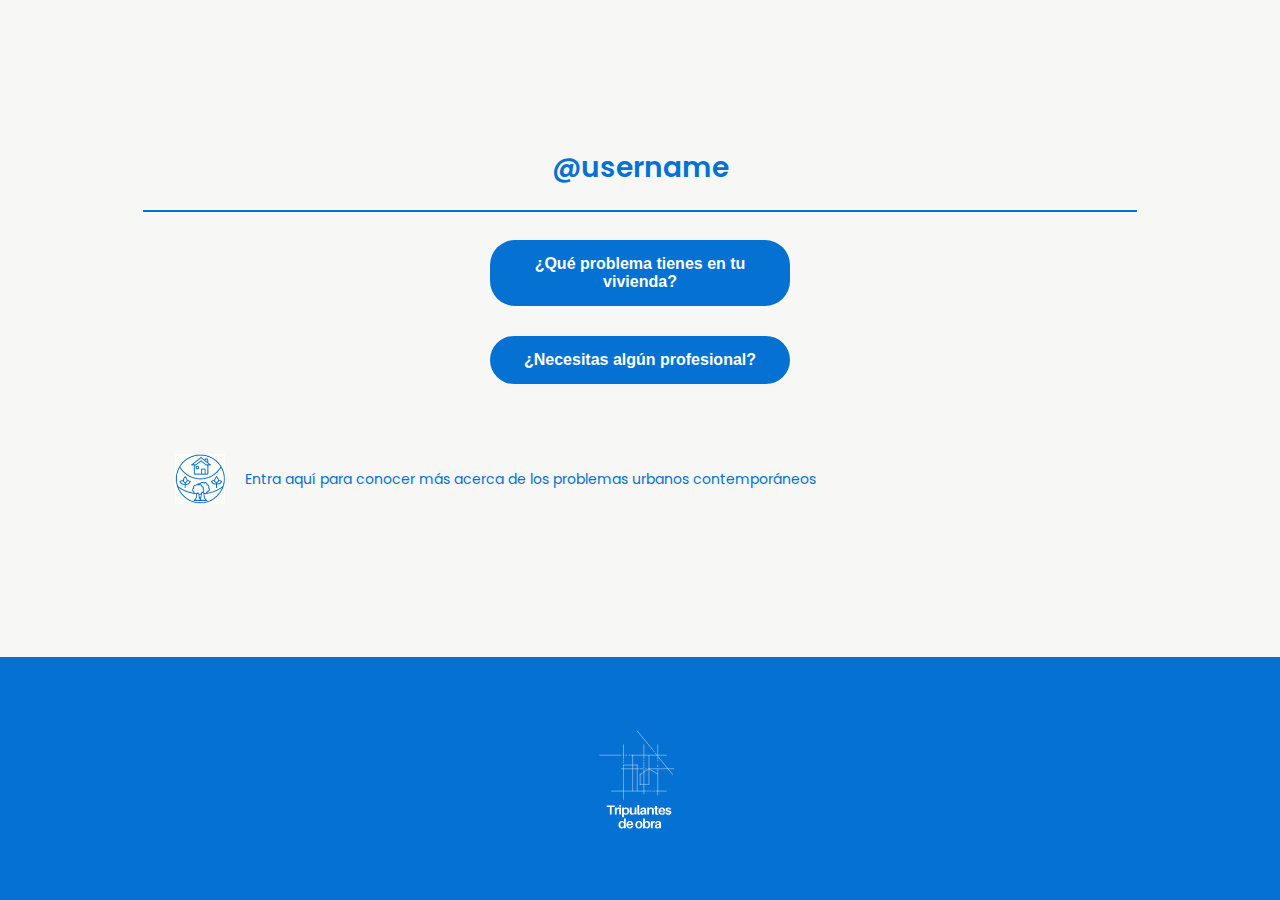
<file: home.html>
<!DOCTYPE html>
<html lang="es">
<head>
    <meta charset="UTF-8">
    <meta name="viewport" content="width=device-width, initial-scale=1.0">
    <title>Inicio - Tripulantes de Obra</title>
    <link rel="stylesheet" href="CSS/reset.css">

    <link rel="preconnect" href="https://fonts.googleapis.com">
    <link rel="preconnect" href="https://fonts.gstatic.com" crossorigin>
    <link href="https://fonts.googleapis.com/css2?family=Poppins:wght@400;600&display=swap" rel="stylesheet">

    <link rel="stylesheet" href="CSS/home.css">
</head>
<body>
    <div class="home-container">
        <!-- Nombre de usuario -->
        <h1 class="username">@username</h1>
        <hr class="divider">

        <!-- Botones -->
        <div class="buttons-container">
            <button class="btn-action">¿Qué problema tienes en tu vivienda?</button>
            <button class="btn-action">¿Necesitas algún profesional?</button>
        </div>

        <!-- Texto adicional -->
        <div class="info-section">
            <img src="images/home_icon.png" alt="Icono" class="icon">
            <p class="info-text">
                Entra aquí para conocer más acerca de los problemas urbanos contemporáneos
            </p>
        </div>
    </div>

    <!-- Footer con logo -->
    <footer class="footer">
        <img src="images/USUARIO (500 x 500 px).svg" alt="Logo Tripulantes de Obra" class="logo">
    </footer>
</body>
</html>
</file>
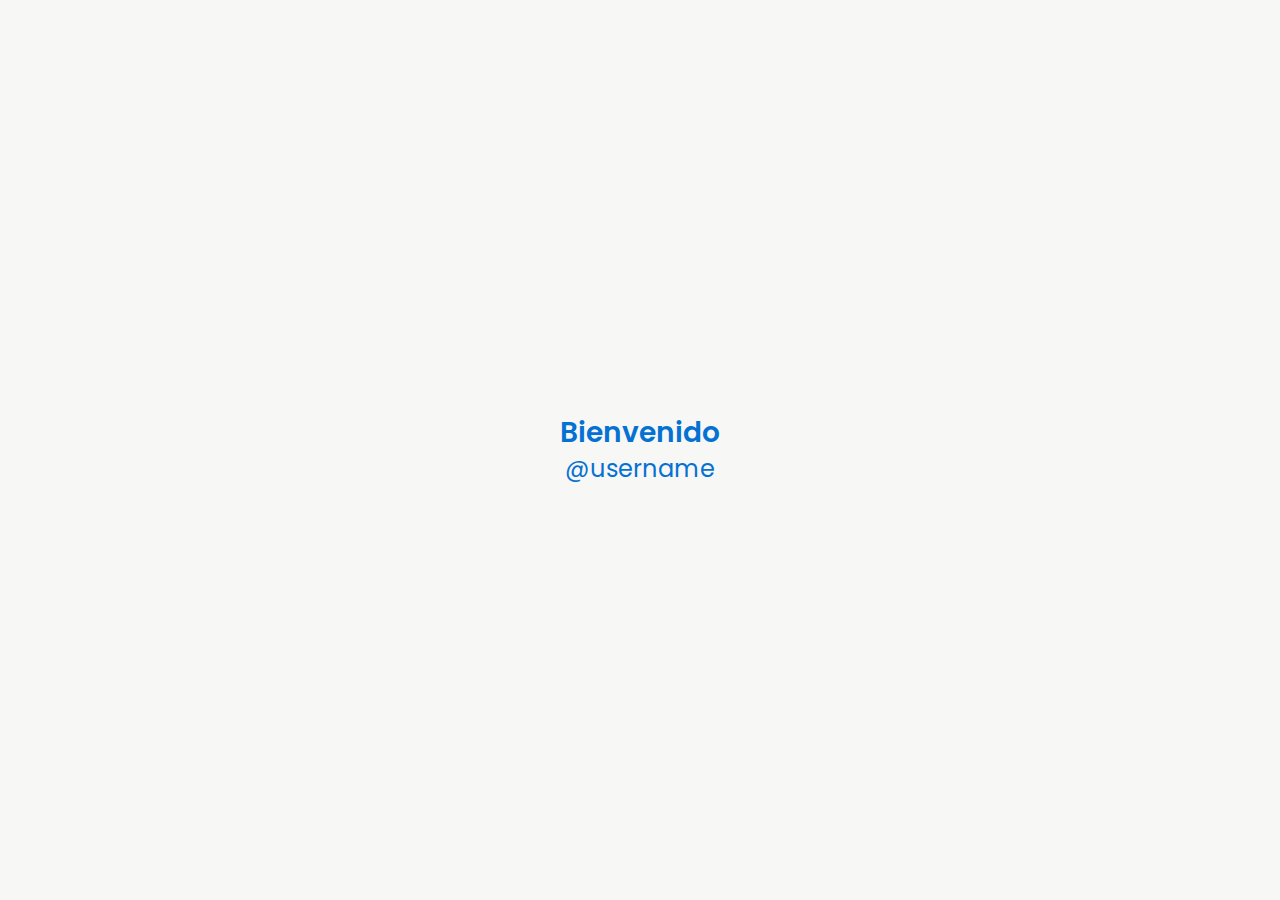
<file: loading.html>
<!DOCTYPE html>
<html lang="es">
<head>
    <meta charset="UTF-8">
    <meta name="viewport" content="width=device-width, initial-scale=1.0">
    <title>Pantalla de Carga</title>
    <link rel="stylesheet" href="CSS/reset.css">

    <link rel="preconnect" href="https://fonts.googleapis.com">
    <link rel="preconnect" href="https://fonts.gstatic.com" crossorigin>
    <link href="https://fonts.googleapis.com/css2?family=Poppins:wght@400;600&display=swap" rel="stylesheet">

    <link rel="stylesheet" href="CSS/loading.css">
</head>
<body>
    <div class="loading-container">
        <!-- Mensaje de bienvenida -->
        <h1 class="welcome-text">Bienvenido</h1>
        <h2 class="username" id="user">@username</h2>
    </div>
</body>
</html>
</file>
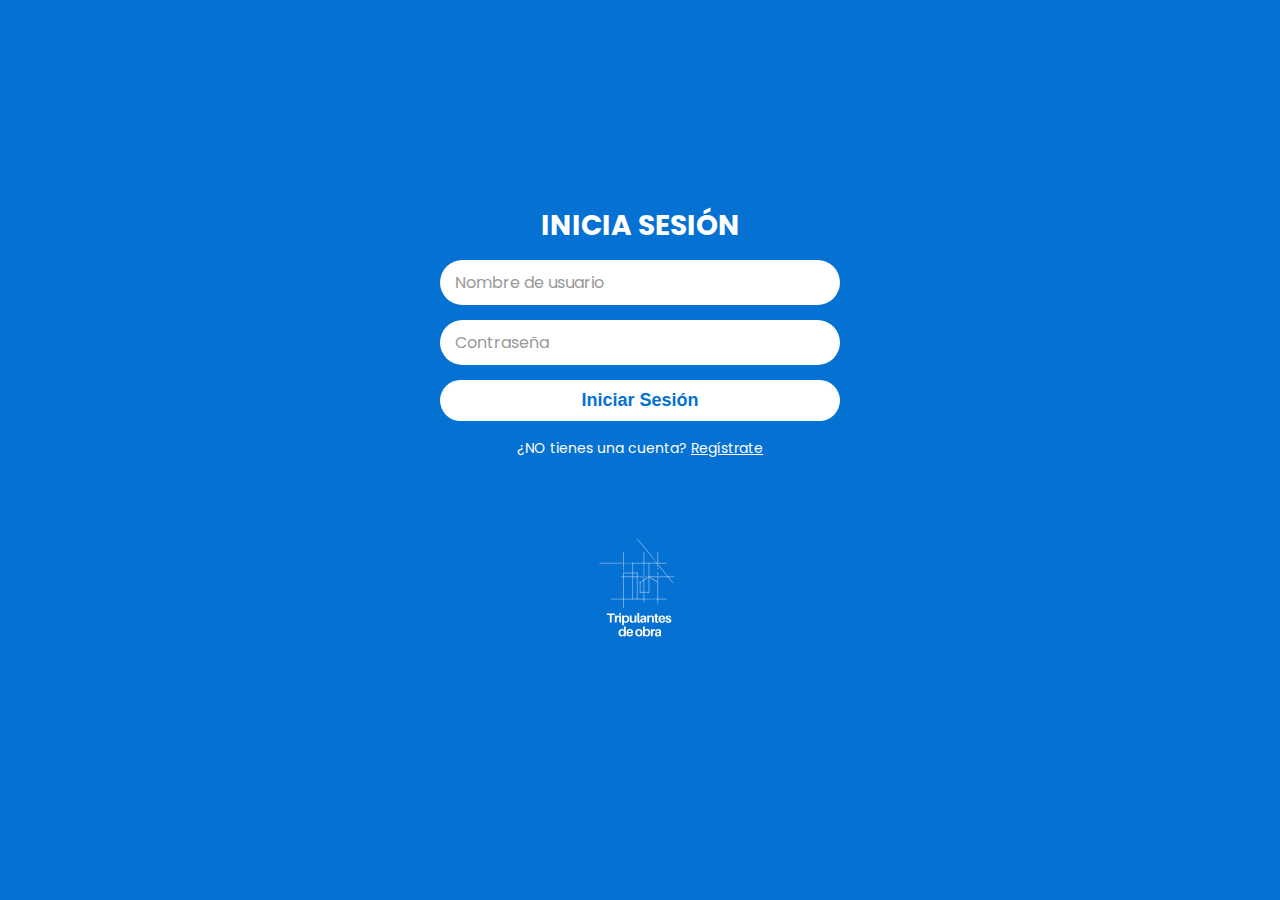
<file: login.html>
<!DOCTYPE html>
<html lang="es">
<head>
    <meta charset="UTF-8">
    <meta name="viewport" content="width=device-width, initial-scale=1.0">
    <title>Inicia Sesión - Tripulantes de Obra</title>
    <link rel="stylesheet" href="CSS/reset.css">

    <link rel="preconnect" href="https://fonts.googleapis.com">
    <link rel="preconnect" href="https://fonts.gstatic.com" crossorigin>
    <link href="https://fonts.googleapis.com/css2?family=Poppins:wght@300;400;600;700&display=swap" rel="stylesheet">

    <link rel="stylesheet" href="CSS/login.css">
</head>
<body>
    <div class="login-container">
        <!-- Encabezado -->
        <h1 class="title">INICIA SESIÓN</h1>

        <!-- Formulario -->
        <form class="login-form" action="problems.html" method="get">
            <input type="text" placeholder="Nombre de usuario" required>
            <input type="password" placeholder="Contraseña" required>
            <button type="submit" class="btn-primary">Iniciar Sesión</button>
        </form>

        <!-- Texto adicional -->
        <p class="account-text">¿NO tienes una cuenta? <a href="register.html" class="register-link">Regístrate</a></p>

        <!-- Logo -->
        <div class="logo-container">
            <img src="images/USUARIO (500 x 500 px).svg" alt="Logo Tripulantes de Obra" class="logo">
        </div>
    </div>
</body>
</html>
</file>
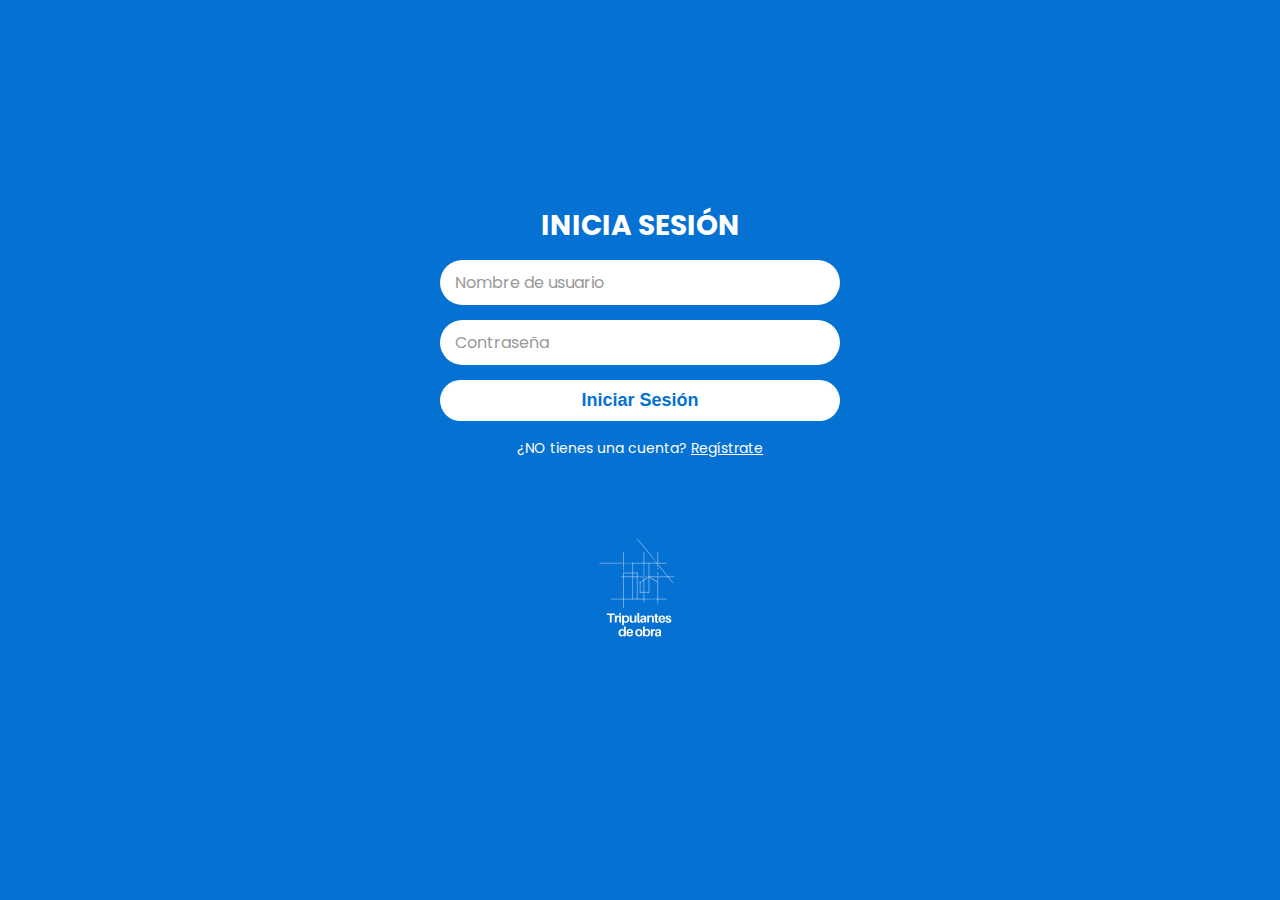
<file: login_worker.html>
<!DOCTYPE html>
<html lang="es">
<head>
    <meta charset="UTF-8">
    <meta name="viewport" content="width=device-width, initial-scale=1.0">
    <title>Inicia Sesión - Tripulantes de Obra</title>
    <link rel="stylesheet" href="CSS/reset.css">

    <link rel="preconnect" href="https://fonts.googleapis.com">
    <link rel="preconnect" href="https://fonts.gstatic.com" crossorigin>
    <link href="https://fonts.googleapis.com/css2?family=Poppins:wght@300;400;600;700&display=swap" rel="stylesheet">

    <link rel="stylesheet" href="CSS/login.css">
</head>
<body>
    <div class="login-container">
        <!-- Encabezado -->
        <h1 class="title">INICIA SESIÓN</h1>

        <!-- Formulario -->
        <form class="login-form" action="professions_worker.html" method="get">
            <input type="text" placeholder="Nombre de usuario" required>
            <input type="password" placeholder="Contraseña" required>
            <button type="submit" class="btn-primary">Iniciar Sesión</button>
        </form>

        <!-- Texto adicional -->
        <p class="account-text">¿NO tienes una cuenta? <a href="register.html" class="register-link">Regístrate</a></p>

        <!-- Logo -->
        <div class="logo-container">
            <img src="images/USUARIO (500 x 500 px).svg" alt="Logo Tripulantes de Obra" class="logo">
        </div>
    </div>
</body>
</html>
</file>
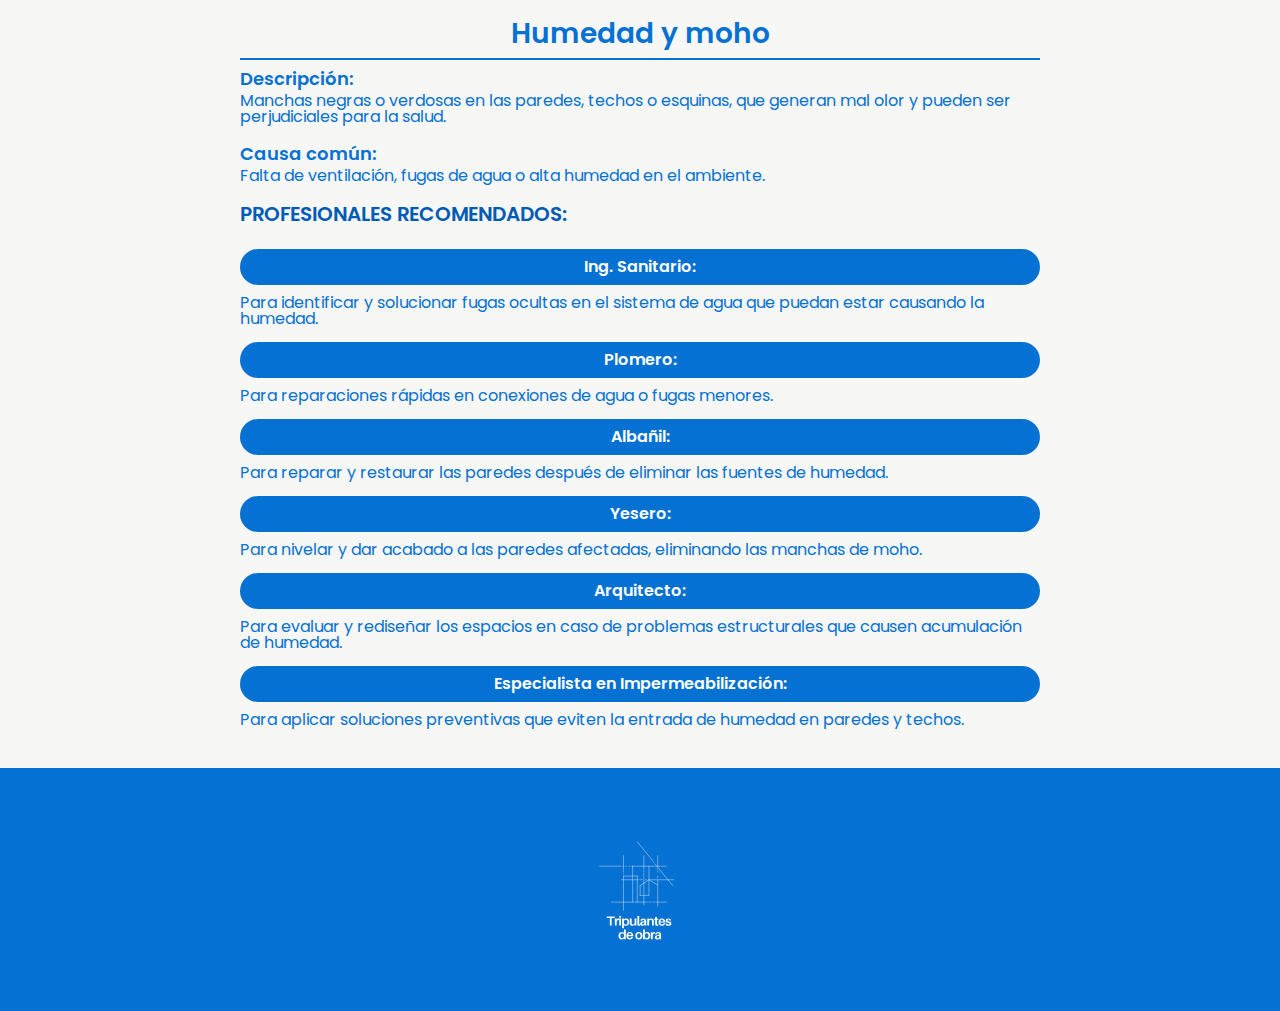
<file: problem_detail.html>
<!DOCTYPE html>
<html lang="es">
<head>
    <meta charset="UTF-8">
    <meta name="viewport" content="width=device-width, initial-scale=1.0">
    <title>Humedad y Moho</title>
    <link rel="stylesheet" href="CSS/reset.css">

    <link rel="preconnect" href="https://fonts.googleapis.com">
    <link rel="preconnect" href="https://fonts.gstatic.com" crossorigin>
    <link href="https://fonts.googleapis.com/css2?family=Poppins:wght@400;600&display=swap" rel="stylesheet">

    <link rel="stylesheet" href="CSS/problem_detail.css">
</head>
<body>
    <div class="problem-detail-container">
        <!-- Título -->
        <h1 class="title">Humedad y moho</h1>
        <hr class="divider">

        <!-- Descripción -->
        <div class="section">
            <p class="section-title">Descripción:</p>
            <p class="section-content">
                Manchas negras o verdosas en las paredes, techos o esquinas, que generan mal olor y pueden ser perjudiciales para la salud.
            </p>
        </div>

        <!-- Causa común -->
        <div class="section">
            <p class="section-title">Causa común:</p>
            <p class="section-content">
                Falta de ventilación, fugas de agua o alta humedad en el ambiente.
            </p>
        </div>

        <!-- Profesionales recomendados -->
        <div class="section">
            <p class="section-title highlight">PROFESIONALES RECOMENDADOS:</p>
            <div class="professionals">
                <div class="professional">
                    <div class="professional-title highlight">Ing. Sanitario:</div>
                    <p>Para identificar y solucionar fugas ocultas en el sistema de agua que puedan estar causando la humedad.</p>
                </div>
                <div class="professional">
                    <div class="professional-title highlight">Plomero:</div>
                    <p>Para reparaciones rápidas en conexiones de agua o fugas menores.</p>
                </div>
                <div class="professional">
                    <div class="professional-title highlight">Albañil:</div>
                    <p>Para reparar y restaurar las paredes después de eliminar las fuentes de humedad.</p>
                </div>
                <div class="professional">
                    <div class="professional-title highlight">Yesero:</div>
                    <p>Para nivelar y dar acabado a las paredes afectadas, eliminando las manchas de moho.</p>
                </div>
                <div class="professional">
                    <div class="professional-title highlight">Arquitecto:</div>
                    <p>Para evaluar y rediseñar los espacios en caso de problemas estructurales que causen acumulación de humedad.</p>
                </div>
                <div class="professional">
                    <div class="professional-title highlight">Especialista en Impermeabilización:</div>
                    <p>Para aplicar soluciones preventivas que eviten la entrada de humedad en paredes y techos.</p>
                </div>
            </div>
        </div>
    </div>

    <!-- Footer -->
    <footer class="footer">
        <img src="images/USUARIO (500 x 500 px).svg" alt="Logo Tripulantes de Obra" class="logo">
    </footer>
</body>
</html>
</file>
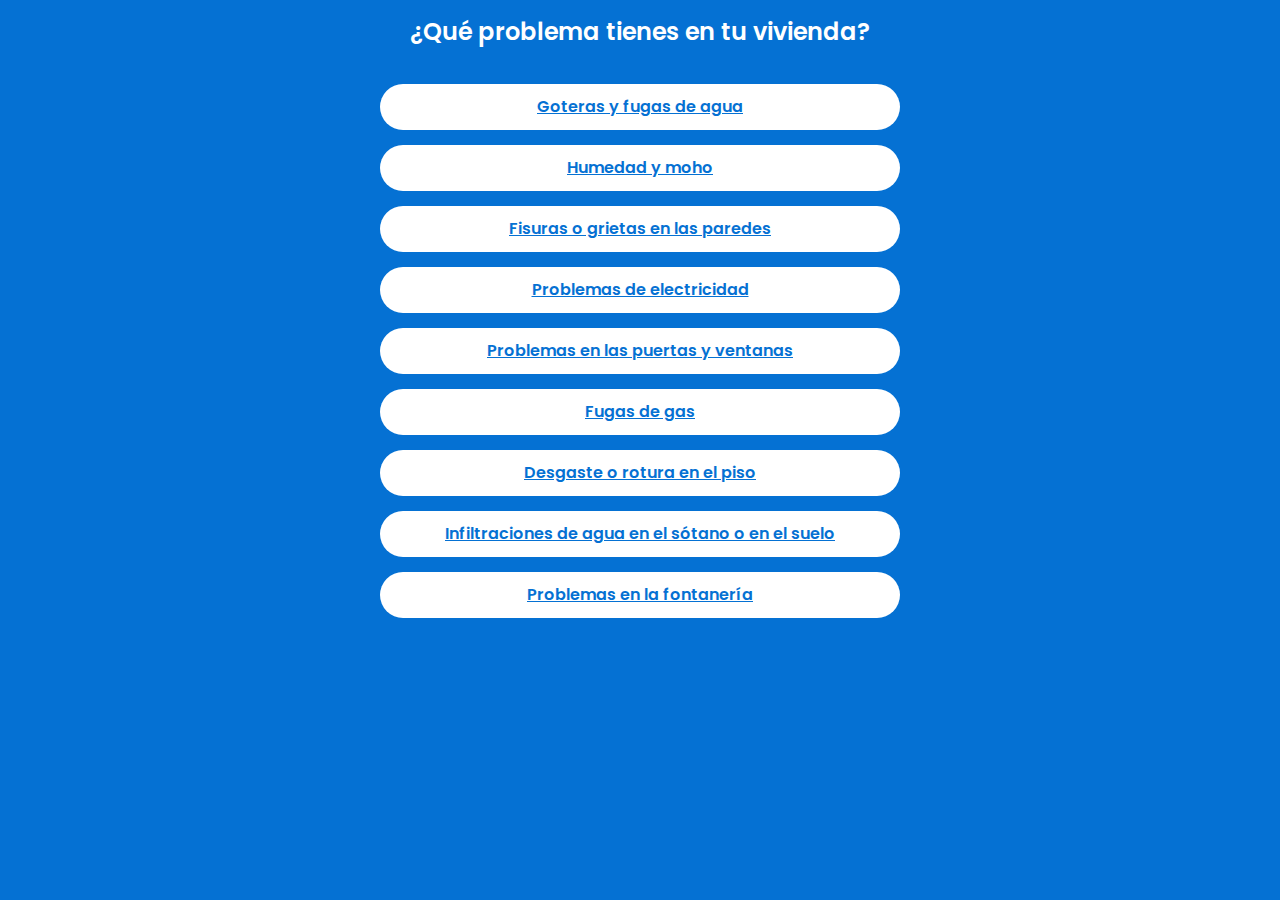
<file: problems.html>
<!DOCTYPE html>
<html lang="es">
<head>
    <meta charset="UTF-8">
    <meta name="viewport" content="width=device-width, initial-scale=1.0">
    <title>Problemas de Vivienda</title>
    <link rel="stylesheet" href="CSS/reset.css">

    <link rel="preconnect" href="https://fonts.googleapis.com">
    <link rel="preconnect" href="https://fonts.gstatic.com" crossorigin>
    <link href="https://fonts.googleapis.com/css2?family=Poppins:wght@400;600&display=swap" rel="stylesheet">

    <link rel="stylesheet" href="CSS/problems.css">
</head>
<body>
    <div class="problems-container">
        <!-- Título -->
        <h1 class="title">¿Qué problema tienes en tu vivienda?</h1>

        <!-- Lista de problemas -->
        <div class="problem-list">
            <!-- <button class="problem-item">Goteras y fugas de agua</button>
            <button class="problem-item">Humedad y moho</button>
            <button class="problem-item">Fisuras o grietas en las paredes</button>
            <button class="problem-item">Problemas de electricidad</button>
            <button class="problem-item">Problemas en las puertas y ventanas</button>
            <button class="problem-item">Fugas de gas</button>
            <button class="problem-item">Desgaste o rotura en el piso</button>
            <button class="problem-item">Infiltraciones de agua en el sótano o en el suelo</button>
            <button class="problem-item">Problemas en la fontanería</button> -->

            <a href="problem_detail.html" class="problem-item">Goteras y fugas de agua</a>
            <a href="problem_detail.html" class="problem-item">Humedad y moho</a>
            <a href="problem_detail.html" class="problem-item">Fisuras o grietas en las paredes</a>
            <a href="problem_detail.html" class="problem-item">Problemas de electricidad</a>
            <a href="problem_detail.html" class="problem-item">Problemas en las puertas y ventanas</a>
            <a href="problem_detail.html" class="problem-item">Fugas de gas</a>
            <a href="problem_detail.html" class="problem-item">Desgaste o rotura en el piso</a>
            <a href="problem_detail.html" class="problem-item">Infiltraciones de agua en el sótano o en el suelo</a>
            <a href="problem_detail.html" class="problem-item">Problemas en la fontanería</a>
        </div>
    </div>
</body>
</html>
</file>
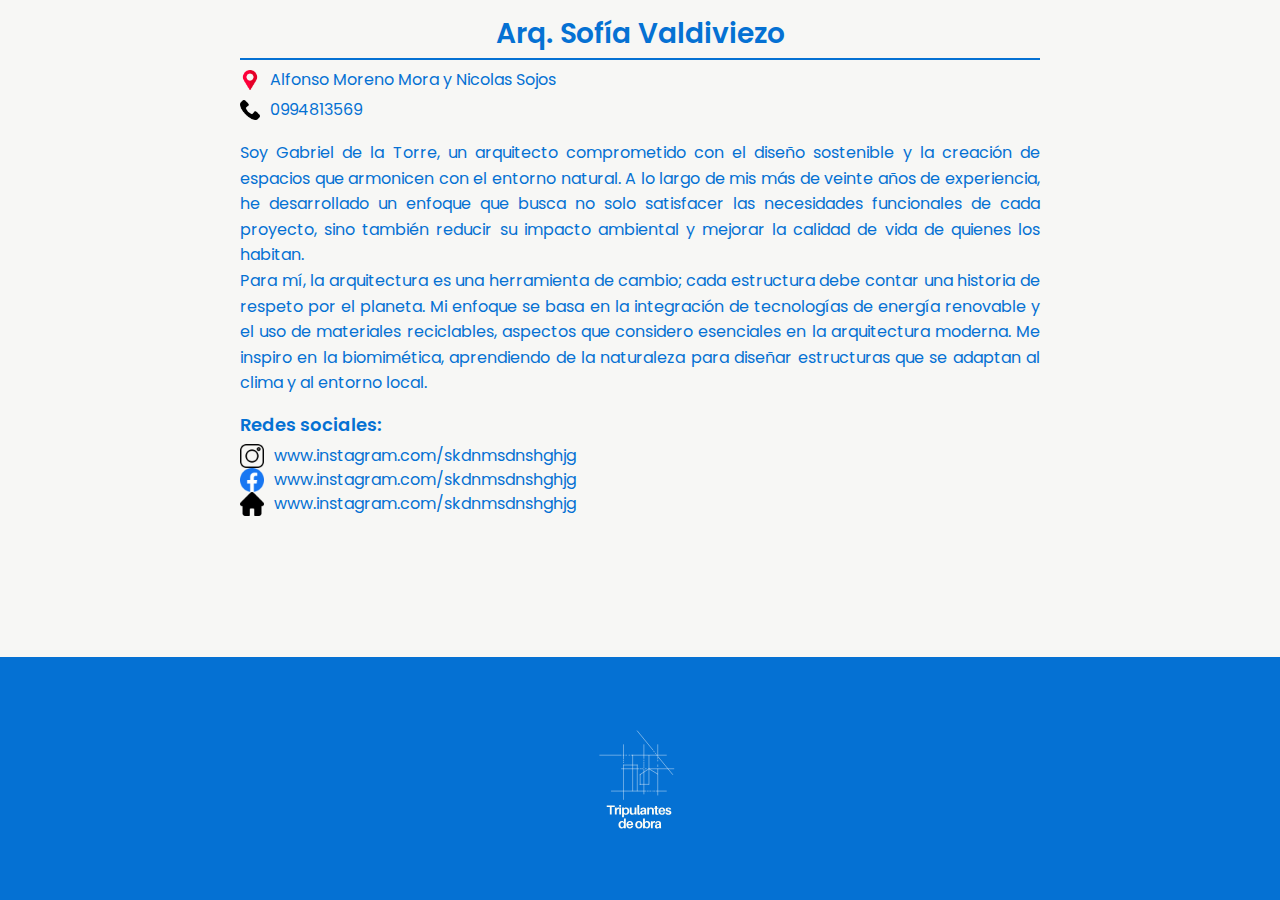
<file: profession_detail.html>
<!DOCTYPE html>
<html lang="es">
<head>
    <meta charset="UTF-8">
    <meta name="viewport" content="width=device-width, initial-scale=1.0">
    <title>Arq. Sofía Valdiviezo - Detalles</title>
    <link rel="stylesheet" href="CSS/reset.css">

    <link rel="preconnect" href="https://fonts.googleapis.com">
    <link rel="preconnect" href="https://fonts.gstatic.com" crossorigin>
    <link href="https://fonts.googleapis.com/css2?family=Poppins:wght@400;600&display=swap" rel="stylesheet">

    <link rel="stylesheet" href="CSS/profession_detail.css">
</head>
<body>
    <div class="detail-container">
        <!-- Nombre del arquitecto -->
        <h1 class="architect-name">Arq. Sofía Valdiviezo</h1>
        <hr class="divider">

        <!-- Información de contacto -->
        <div class="contact-info">
            <p><img src="images/placeholder.png" alt="Ubicación" class="icon"> Alfonso Moreno Mora y Nicolas Sojos</p>
            <p><img src="images/phone-call.png" alt="Teléfono" class="icon"> 0994813569</p>
        </div>

        <!-- Descripción -->
        <div class="description">
            <p>
                Soy Gabriel de la Torre, un arquitecto comprometido con el diseño sostenible y la creación de espacios que armonicen con el entorno natural.
                A lo largo de mis más de veinte años de experiencia, he desarrollado un enfoque que busca no solo satisfacer las necesidades funcionales
                de cada proyecto, sino también reducir su impacto ambiental y mejorar la calidad de vida de quienes los habitan.
            </p>
            <p>
                Para mí, la arquitectura es una herramienta de cambio; cada estructura debe contar una historia de respeto por el planeta.
                Mi enfoque se basa en la integración de tecnologías de energía renovable y el uso de materiales reciclables, aspectos que considero
                esenciales en la arquitectura moderna. Me inspiro en la biomimética, aprendiendo de la naturaleza para diseñar estructuras que se
                adaptan al clima y al entorno local.
            </p>
        </div>

        <!-- Redes sociales -->
        <div class="social-media">
            <h2>Redes sociales:</h2>
            <p><img src="images/instagram.png" alt="Instagram" class="social-icon"> <a href="#">www.instagram.com/skdnmsdnshghjg</a></p>
            <p><img src="images/facebook.png" alt="Facebook" class="social-icon"> <a href="#">www.instagram.com/skdnmsdnshghjg</a></p>
            <p><img src="images/home.png" alt="Sitio web" class="social-icon"> <a href="#">www.instagram.com/skdnmsdnshghjg</a></p>
        </div>
    </div>

    <!-- Footer -->
    <footer class="footer">
        <img src="images/USUARIO (500 x 500 px).svg" alt="Tripulantes de Obra" class="footer-logo">
    </footer>
</body>
</html>
</file>
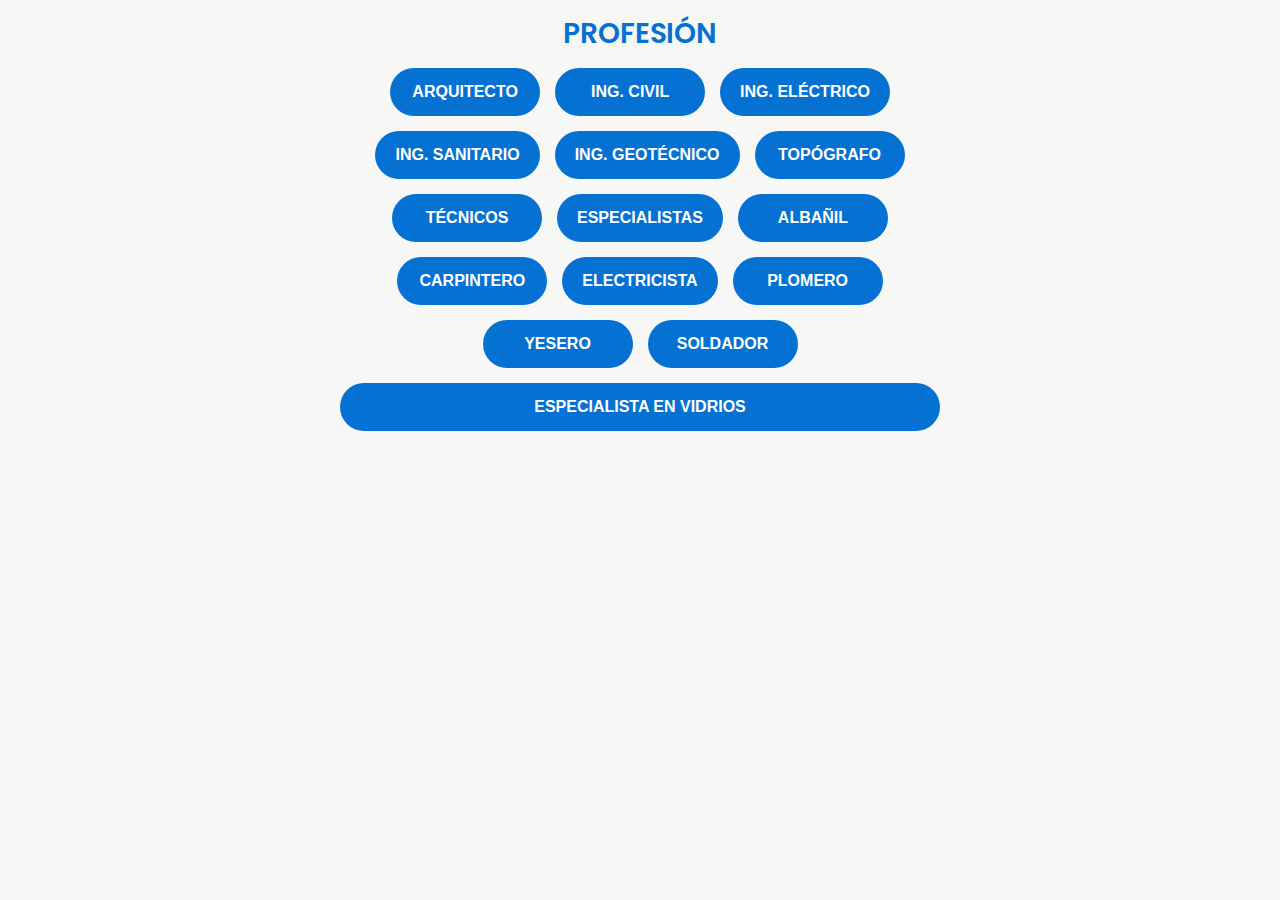
<file: professions_worker.html>
<!DOCTYPE html>
<html lang="es">
<head>
    <meta charset="UTF-8">
    <meta name="viewport" content="width=device-width, initial-scale=1.0">
    <title>Profesión - Tripulantes de Obra</title>
    <link rel="stylesheet" href="CSS/reset.css">

    <link rel="preconnect" href="https://fonts.googleapis.com">
    <link rel="preconnect" href="https://fonts.gstatic.com" crossorigin>
    <link href="https://fonts.googleapis.com/css2?family=Poppins:wght@400;600&display=swap" rel="stylesheet">

    <link rel="stylesheet" href="CSS/professions_worker.css">
</head>
<body>
    <div class="professions-container">
        <!-- Título -->
        <h1 class="title">PROFESIÓN</h1>

        <!-- Botones de profesiones -->
        <div class="profession-list">
            <button class="profession-btn" onclick="location.href='searcher.html'">ARQUITECTO</button>
            <button class="profession-btn" onclick="location.href='searcher.html'">ING. CIVIL</button>
            <button class="profession-btn" onclick="location.href='searcher.html'">ING. ELÉCTRICO</button>
            <button class="profession-btn" onclick="location.href='searcher.html'">ING. SANITARIO</button>
            <button class="profession-btn" onclick="location.href='searcher.html'">ING. GEOTÉCNICO</button>
            <button class="profession-btn" onclick="location.href='searcher.html'">TOPÓGRAFO</button>
            <button class="profession-btn" onclick="location.href='searcher.html'">TÉCNICOS</button>
            <button class="profession-btn" onclick="location.href='searcher.html'">ESPECIALISTAS</button>
            <button class="profession-btn" onclick="location.href='searcher.html'">ALBAÑIL</button>
            <button class="profession-btn" onclick="location.href='searcher.html'">CARPINTERO</button>
            <button class="profession-btn" onclick="location.href='searcher.html'">ELECTRICISTA</button>
            <button class="profession-btn" onclick="location.href='searcher.html'">PLOMERO</button>
            <button class="profession-btn" onclick="location.href='searcher.html'">YESERO</button>
            <button class="profession-btn" onclick="location.href='searcher.html'">SOLDADOR</button>
            <button class="profession-btn wide-btn" onclick="location.href='searcher.html'">ESPECIALISTA EN VIDRIOS</button>
        </div>
    </div>
</body>
</html>
</file>
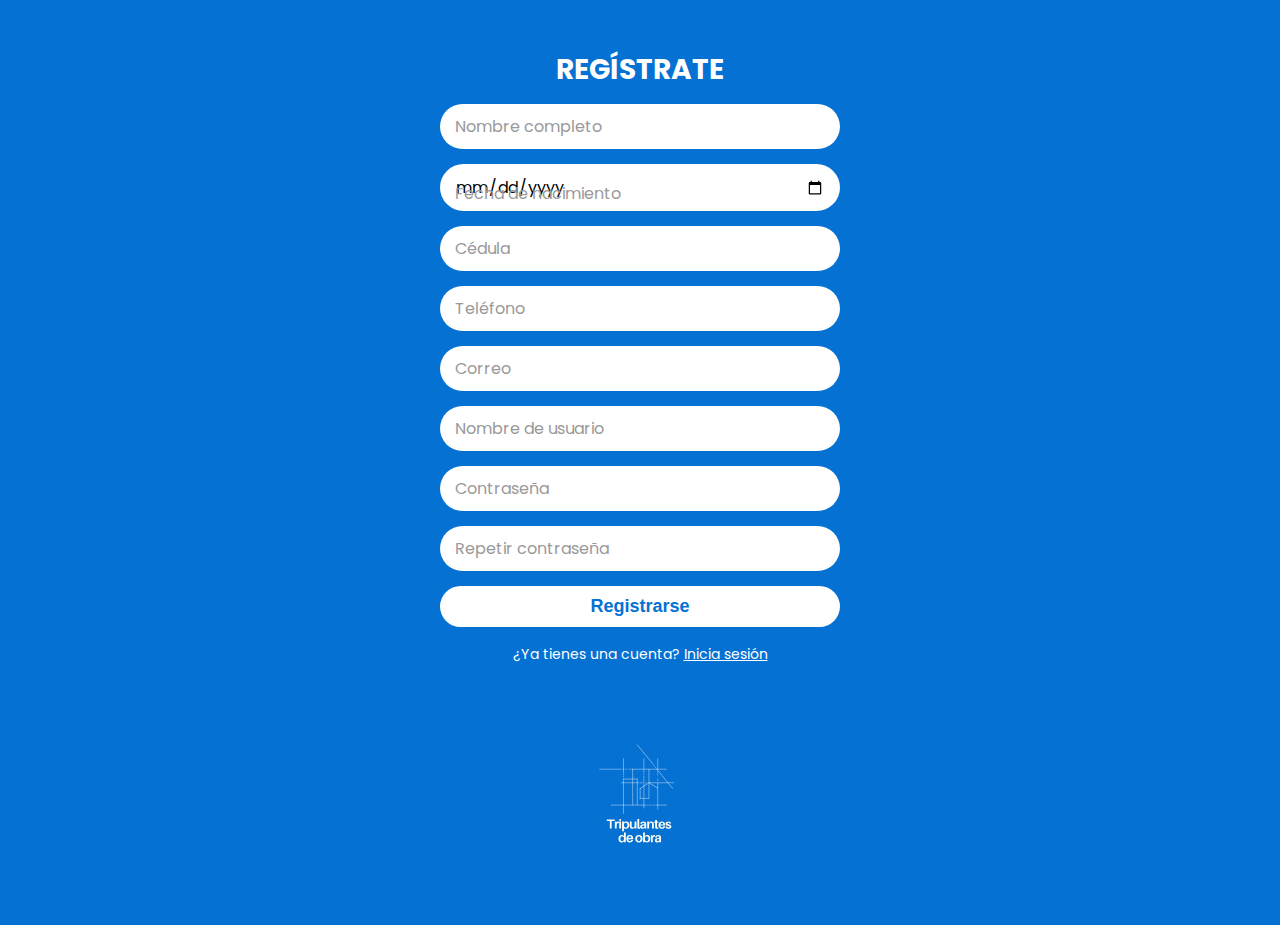
<file: register.html>
<!DOCTYPE html>
<html lang="es">
<head>
    <meta charset="UTF-8">
    <meta name="viewport" content="width=device-width, initial-scale=1.0">
    <title>Registro - Tripulantes de Obra</title>
    <link rel="stylesheet" href="CSS/reset.css">

    <link rel="preconnect" href="https://fonts.googleapis.com">
    <link rel="preconnect" href="https://fonts.gstatic.com" crossorigin>
    <link href="https://fonts.googleapis.com/css2?family=Poppins:wght@300;400;600;700&display=swap" rel="stylesheet">

    <link rel="stylesheet" href="CSS/register.css">
</head>
<body>
    <div class="register-container">
        <!-- Encabezado -->
        <h1 class="title">REGÍSTRATE</h1>

        <!-- Formulario -->
        <form class="register-form">
            <input type="text" placeholder="Nombre completo" required>
            <input type="date" placeholder="Fecha de nacimiento" required>
            <input type="text" placeholder="Cédula" required>
            <input type="tel" placeholder="Teléfono" required>
            <input type="email" placeholder="Correo" required>
            <input type="text" placeholder="Nombre de usuario" required>
            <input type="password" placeholder="Contraseña" required>
            <input type="password" placeholder="Repetir contraseña" required>

            <button type="submit" class="btn-primary">Registrarse</button>
        </form>

        <!-- Texto adicional -->
        <p class="account-text">¿Ya tienes una cuenta? <a href="login.html" class="login-link">Inicia sesión</a></p>

        <!-- Logo -->
        <div class="logo-container">
            <img src="images/USUARIO (500 x 500 px).svg" alt="Logo Tripulantes de Obra" class="logo">
        </div>
    </div>
</body>
</html>
</file>
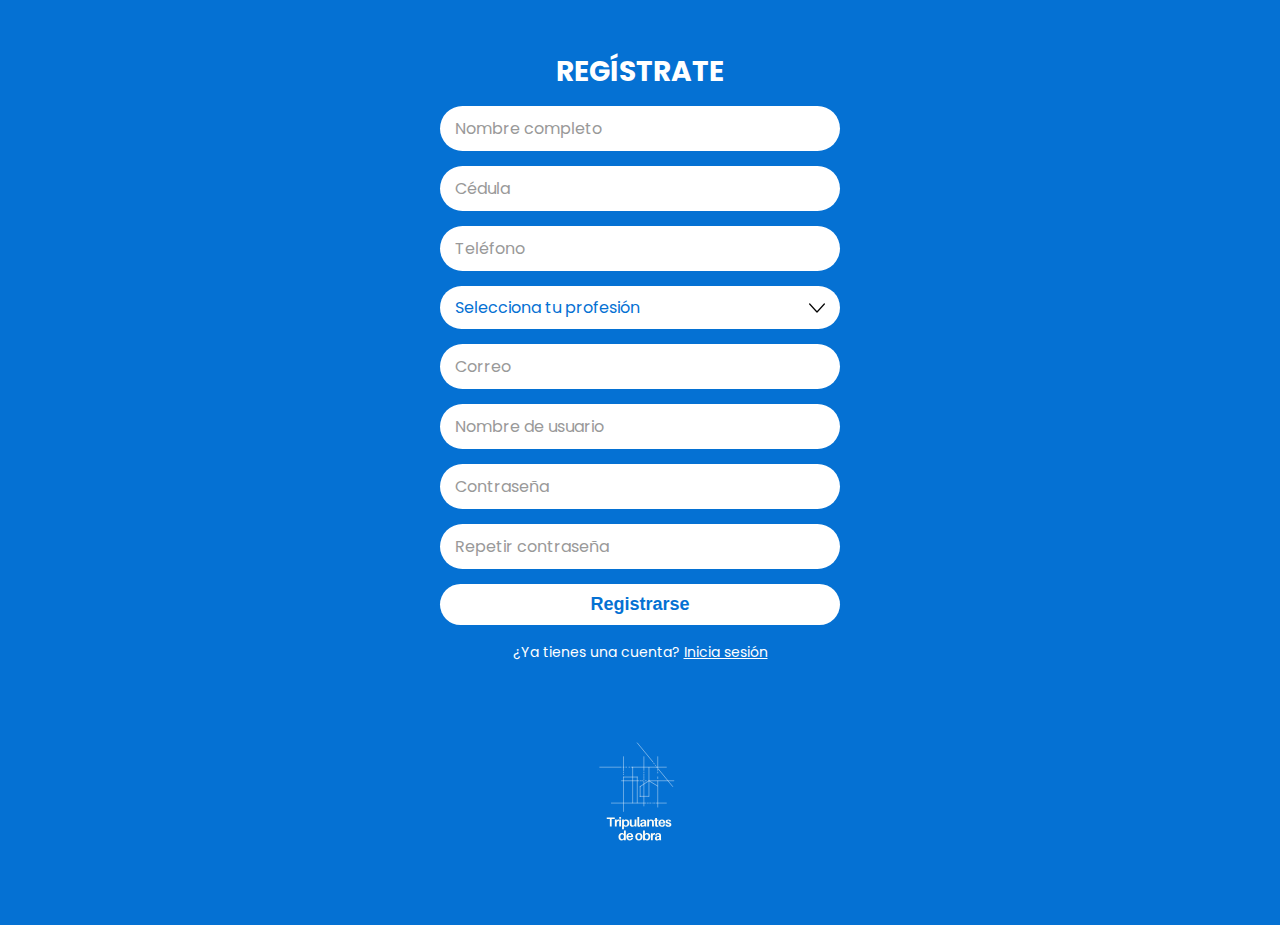
<file: register_worker.html>
<!DOCTYPE html>
<html lang="es">
  <head>
    <meta charset="UTF-8" />
    <meta name="viewport" content="width=device-width, initial-scale=1.0" />
    <title>Registro - Tripulantes de Obra</title>
    <link rel="stylesheet" href="CSS/reset.css" />

    <link rel="preconnect" href="https://fonts.googleapis.com" />
    <link rel="preconnect" href="https://fonts.gstatic.com" crossorigin />
    <link
      href="https://fonts.googleapis.com/css2?family=Poppins:wght@300;400;600;700&display=swap"
      rel="stylesheet"
    />

    <link rel="stylesheet" href="CSS/register.css" />
  </head>
  <body>
    <div class="register-container">
      <!-- Encabezado -->
      <h1 class="title">REGÍSTRATE</h1>

      <!-- Formulario -->
    <form class="register-form" action="professions_worker.html" method="get">
      <input type="text" placeholder="Nombre completo" required />
      <input type="text" placeholder="Cédula" required />
      <input type="tel" placeholder="Teléfono" required />

      <select required>
        <option value="" disabled selected>Selecciona tu profesión</option>
        <option value="ingeniero">Ingeniero</option>
        <option value="arquitecto">Arquitecto</option>
        <option value="pintor">Pintor</option>
        <option value="plomero">Plomero</option>
        <option value="electricista">Electricista</option>
        <option value="albañil">Albañil</option>
      </select>
      <input type="email" placeholder="Correo" required>
      <input type="text" placeholder="Nombre de usuario" required>
      <input type="password" placeholder="Contraseña" required />
      <input type="password" placeholder="Repetir contraseña" required />

      <button type="submit" class="btn-primary">Registrarse</button>
    </form>

      <!-- Texto adicional -->
      <p class="account-text">
        ¿Ya tienes una cuenta?
        <a href="login.html" class="login-link">Inicia sesión</a>
      </p>

      <!-- Logo -->
      <div class="logo-container">
        <img
          src="images/USUARIO (500 x 500 px).svg"
          alt="Logo Tripulantes de Obra"
          class="logo"
        />
      </div>
    </div>
  </body>
</html>
</file>
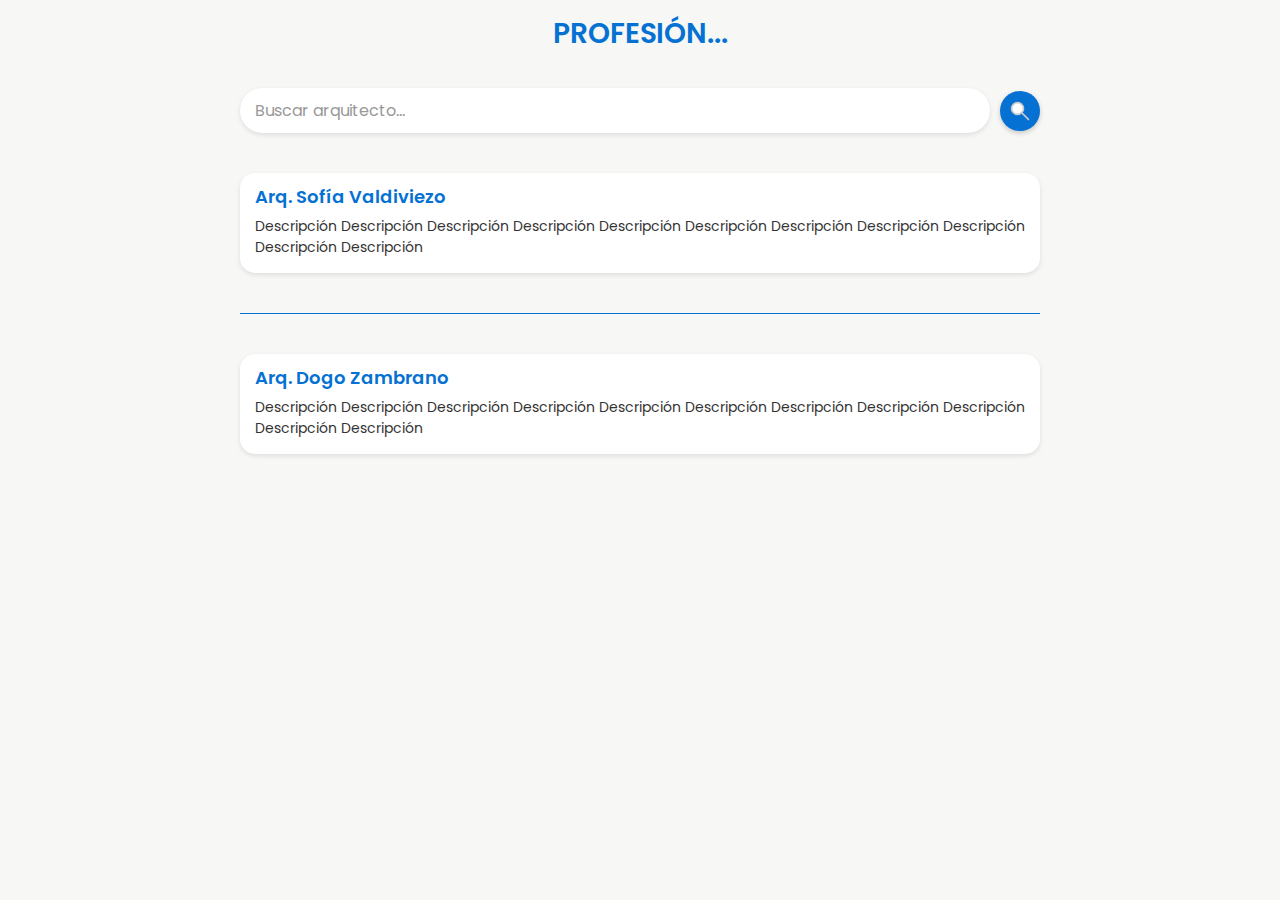
<file: searcher.html>
<!DOCTYPE html>
<html lang="es">
<head>
    <meta charset="UTF-8">
    <meta name="viewport" content="width=device-width, initial-scale=1.0">
    <title>Arquitectos - Tripulantes de Obra</title>
    <link rel="stylesheet" href="CSS/reset.css">

    <link rel="preconnect" href="https://fonts.googleapis.com">
    <link rel="preconnect" href="https://fonts.gstatic.com" crossorigin>
    <link href="https://fonts.googleapis.com/css2?family=Poppins:wght@400;600&display=swap" rel="stylesheet">

    <link rel="stylesheet" href="CSS/searcher.css">
</head>
<body>
    <div class="architects-container">
        <!-- Título -->
        <h1 class="title">PROFESIÓN...</h1>

        <!-- Barra de búsqueda -->
        <div class="search-container">
            <input type="text" class="search-input" placeholder="Buscar arquitecto...">
            <button class="search-btn">
                <img src="images/search.png" alt="Buscar" class="search-icon">
            </button>
        </div>

        <!-- Lista de arquitectos -->
        <div class="architect-list">
            <div class="architect-card" onclick="window.location.href='profession_detail.html';">
                <h2 class="architect-name">Arq. Sofía Valdiviezo</h2>
                <p class="architect-description">
                    Descripción Descripción Descripción Descripción Descripción Descripción
                    Descripción Descripción Descripción Descripción Descripción
                </p>
            </div>
            <hr class="divider">
            <div class="architect-card">
                <h2 class="architect-name">Arq. Dogo Zambrano</h2>
                <p class="architect-description">
                    Descripción Descripción Descripción Descripción Descripción Descripción
                    Descripción Descripción Descripción Descripción Descripción
                </p>
            </div>
            <!-- Más tarjetas de arquitectos se pueden agregar aquí -->
        </div>
    </div>
</body>
</html>
</file>
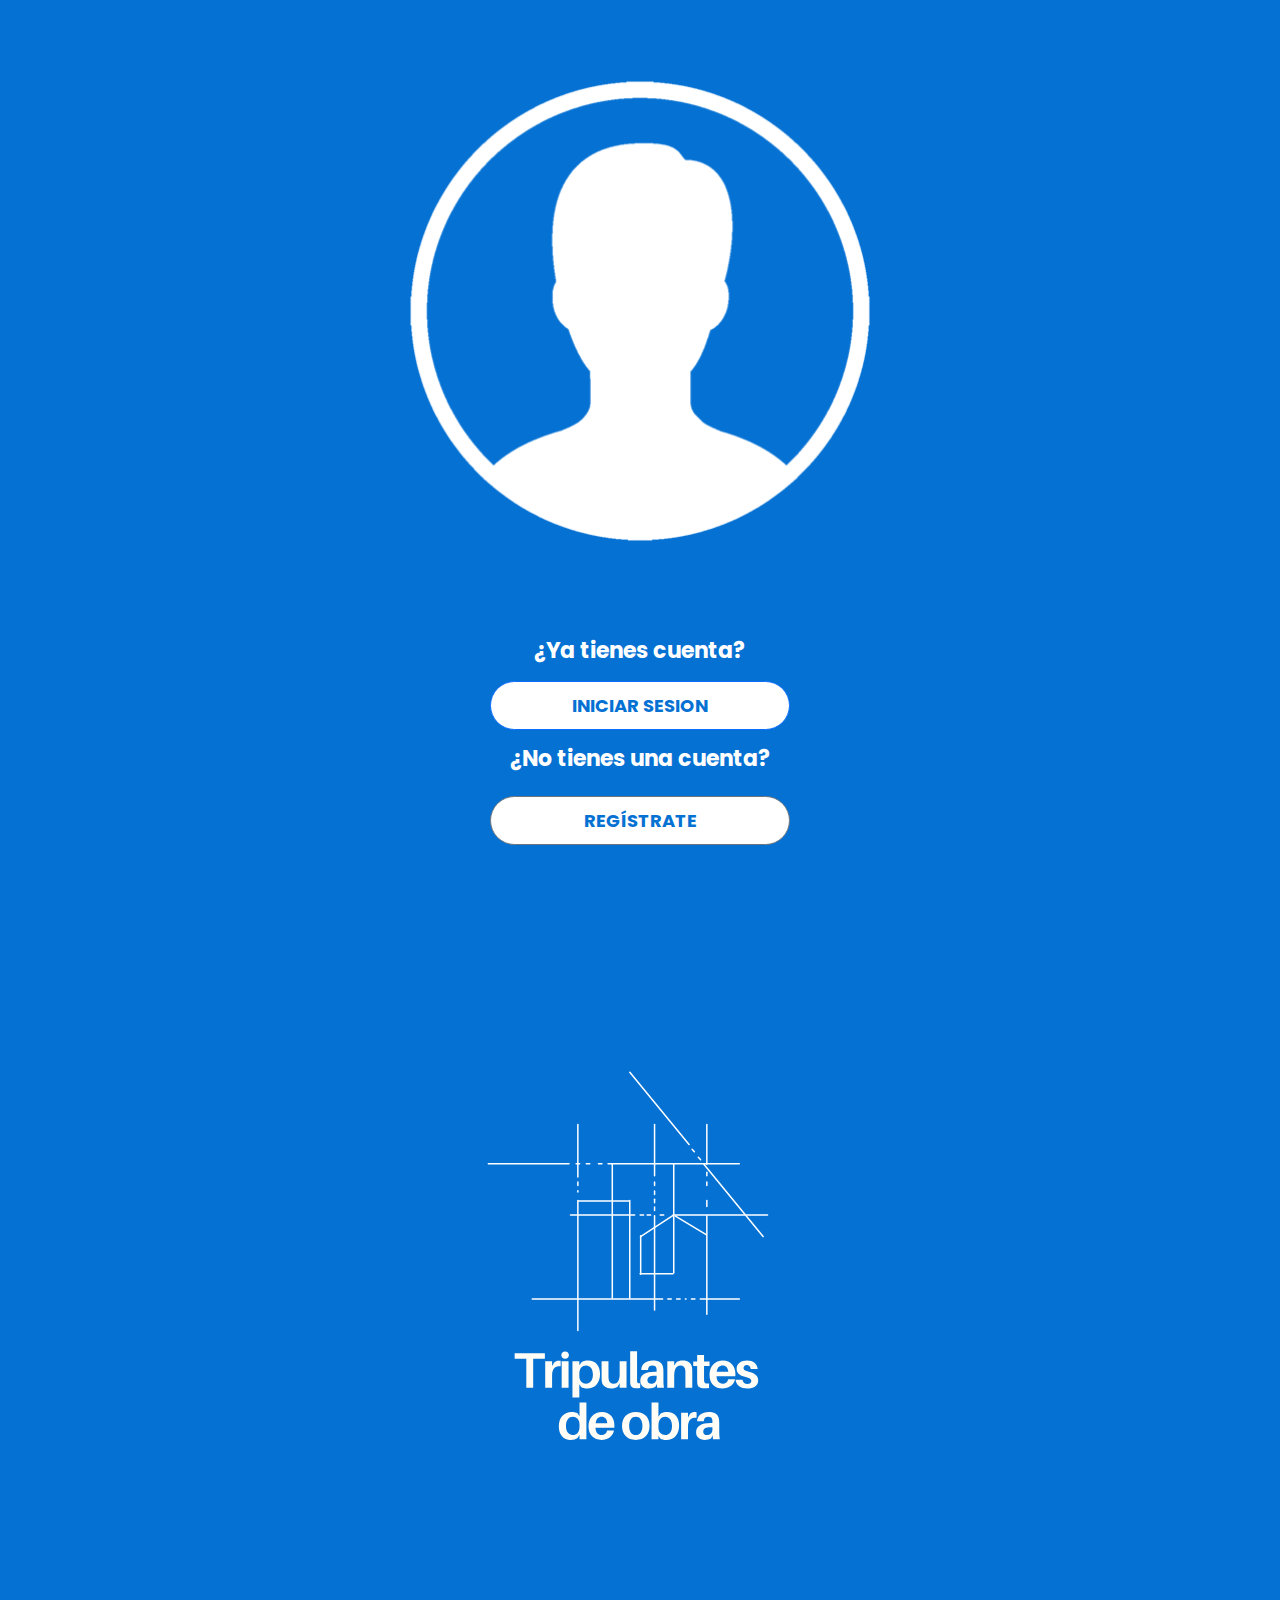
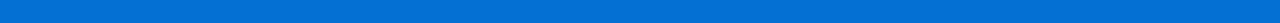
<file: welcome.html>
<!DOCTYPE html>
<html lang="es">
<head>
    <meta charset="UTF-8">
    <meta name="viewport" content="width=device-width, initial-scale=1.0">
    <title>Tripulantes de obra</title>
    <link rel="stylesheet" href="CSS/reset.css">

    <link rel="preconnect" href="https://fonts.googleapis.com">
    <link rel="preconnect" href="https://fonts.gstatic.com" crossorigin>
    <link href="https://fonts.googleapis.com/css2?family=Inter:wght@100..900&family=Poppins:ital,wght@0,100;0,200;0,300;0,400;0,500;0,600;0,700;0,800;0,900;1,100;1,200;1,300;1,400;1,500;1,600;1,700;1,800;1,900&display=swap" rel="stylesheet">
    <!-- Link a Bootstrap 5 CSS -->
    <link href="https://cdn.jsdelivr.net/npm/bootstrap@5.3.0-alpha1/dist/css/bootstrap.min.css" rel="stylesheet">
    <link rel="stylesheet" href="CSS/welcome_user.css">


</head>
<body>
  <div class="container-fluid">
    <!-- Imagen superior -->
    <div class="row">
      <div class="col-12">
        <img src="images/user.png" class="img-fluid" alt="Usuario Principal">
      </div>
    </div>
    
    <!-- Texto: Ya tienes cuenta -->
    <div class="row mt-3">
      <div class="col-12 text-center">
        <h2>¿Ya tienes cuenta?</h2>
      </div>
    </div>

    <!-- Botón: INICIAR SESION -->
    <div class="row mt-2">
      <div class="col-12 text-center">
        <a href="login.html" class="btn btn-primary w-100 btn-rounded">INICIAR SESION</a>
      </div>
    </div>

    <!-- Texto: ¿No tienes cuenta? -->
    <div class="row mt-3">
      <div class="col-12 text-center">
        <h2>¿No tienes una cuenta?</p>
      </div>
    </div>

    <!-- Botón: REGÍSTRATE -->
    <div class="row mt-2">
      <div class="col-12 text-center">
        <a href="register.html" class="btn btn-secondary w-100 btn-rounded">REGÍSTRATE</a>
      </div>
    </div>

    <!-- Logo de la aplicación -->
    <div class="row mt-4">
      <div class="col-12 text-center">
        <img src="images/USUARIO (500 x 500 px).svg" alt="Logo de la Aplicación" class="logo"  />
      </div>
    </div>
  </div>

  <!-- Bootstrap 5 JS y dependencias (opcional) -->
  <script src="https://cdn.jsdelivr.net/npm/@popperjs/core@2.11.6/dist/umd/popper.min.js"></script>
  <script src="https://cdn.jsdelivr.net/npm/bootstrap@5.3.0-alpha1/dist/js/bootstrap.min.js"></script>
</body>
</html>
</file>
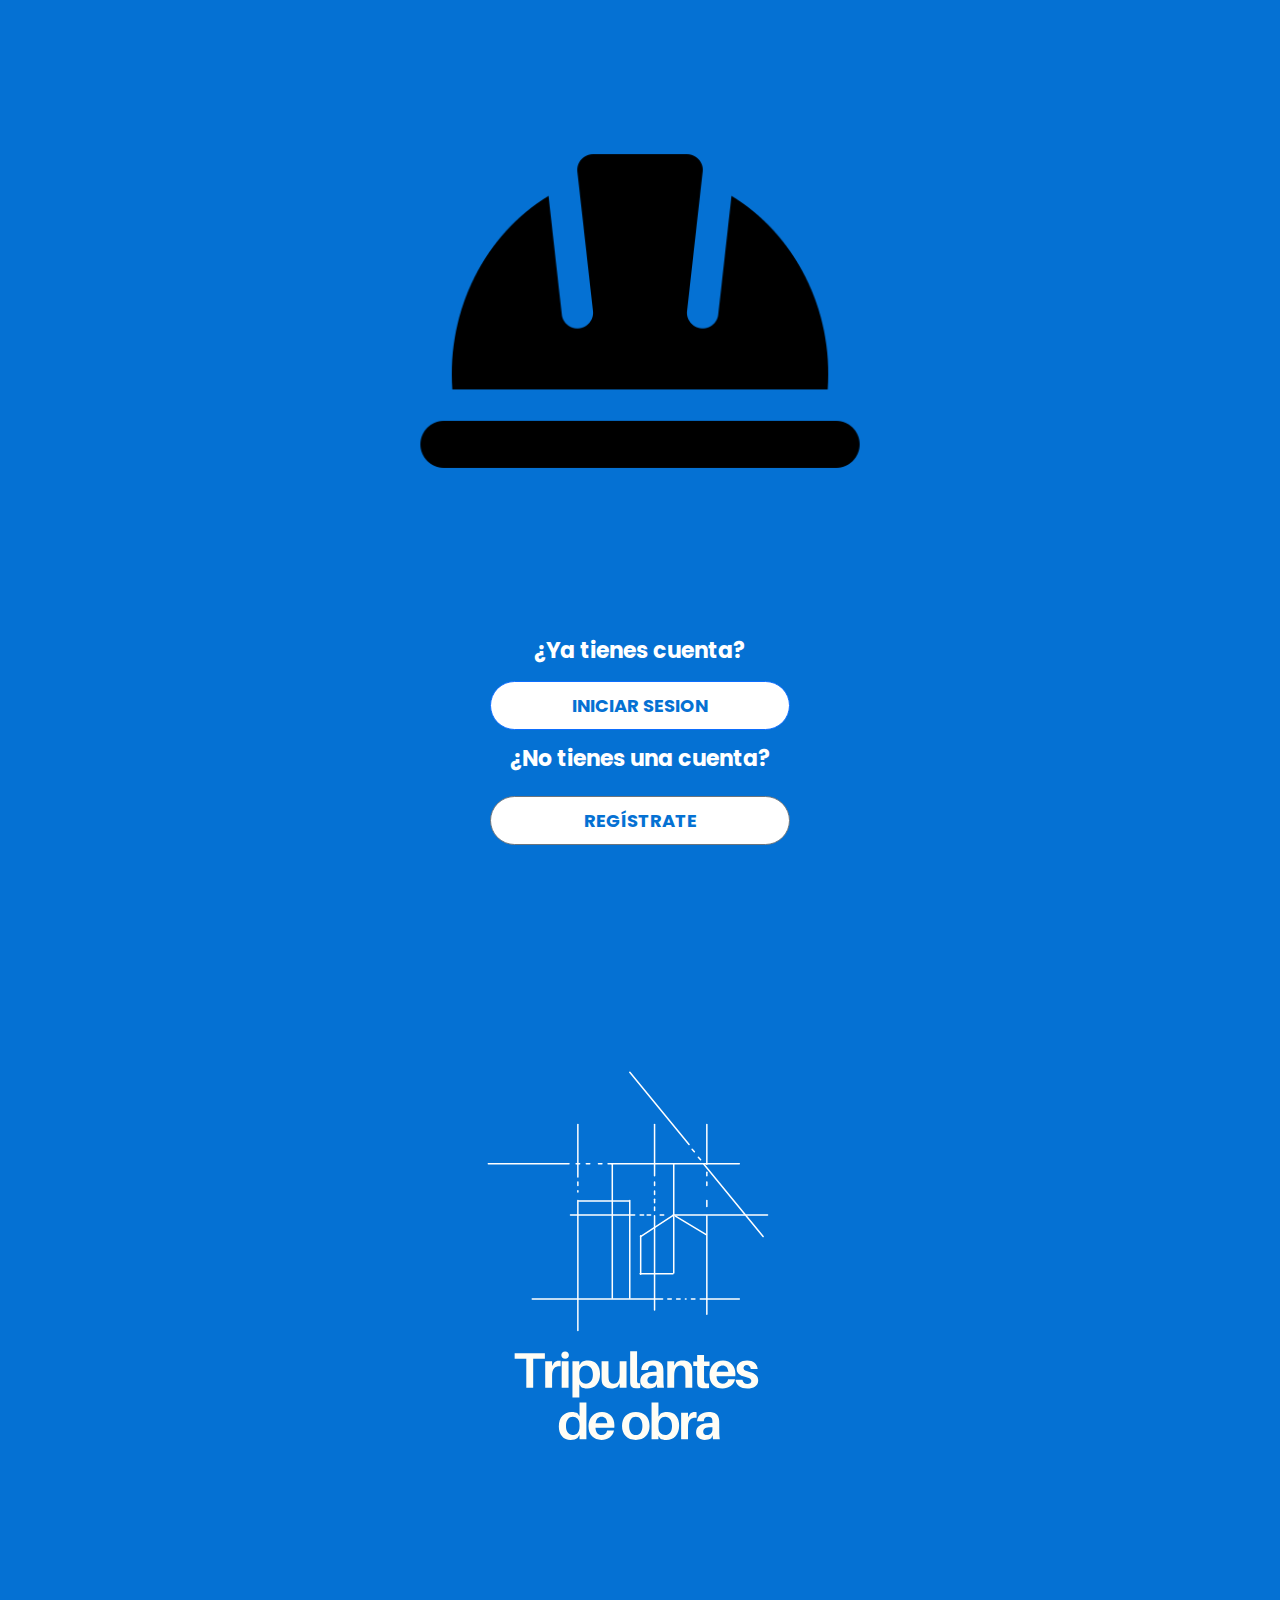
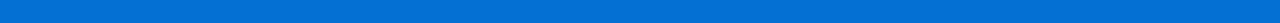
<file: welcome_worker.html>
<!DOCTYPE html>
<html lang="es">
<head>
    <meta charset="UTF-8">
    <meta name="viewport" content="width=device-width, initial-scale=1.0">
    <title>Tripulantes de obra</title>
    <link rel="stylesheet" href="CSS/reset.css">

    <link rel="preconnect" href="https://fonts.googleapis.com">
    <link rel="preconnect" href="https://fonts.gstatic.com" crossorigin>
    <link href="https://fonts.googleapis.com/css2?family=Inter:wght@100..900&family=Poppins:ital,wght@0,100;0,200;0,300;0,400;0,500;0,600;0,700;0,800;0,900;1,100;1,200;1,300;1,400;1,500;1,600;1,700;1,800;1,900&display=swap" rel="stylesheet">
    <!-- Link a Bootstrap 5 CSS -->
    <link href="https://cdn.jsdelivr.net/npm/bootstrap@5.3.0-alpha1/dist/css/bootstrap.min.css" rel="stylesheet">
    <link rel="stylesheet" href="CSS/welcome_user.css">


</head>
<body>
  <div class="container-fluid">
    <!-- Imagen superior -->
    <div class="row">
      <div class="col-12">
        <img src="images/security-helmet.png" class="img-fluid" alt="Usuario Principal">
      </div>
     
    </div>
    
    <!-- Texto: Ya tienes cuenta -->
    <div class="row mt-3">
      <div class="col-12 text-center">
        <h2>¿Ya tienes cuenta?</h2>
      </div>
    </div>

    <!-- Botón: INICIAR SESION -->
    <div class="row mt-2">
      <div class="col-12 text-center">
        <a href="login_worker.html" class="btn btn-primary w-100 btn-rounded">INICIAR SESION</a>
      </div>
    </div>

    <!-- Texto: ¿No tienes cuenta? -->
    <div class="row mt-3">
      <div class="col-12 text-center">
        <h2>¿No tienes una cuenta?</p>
      </div>
    </div>

    <!-- Botón: REGÍSTRATE -->
    <div class="row mt-2">
      <div class="col-12 text-center">
        <a href="register_worker.html" class="btn btn-secondary w-100 btn-rounded">REGÍSTRATE</a>
      </div>
    </div>

    <!-- Logo de la aplicación -->
    <div class="row mt-4">
      <div class="col-12 text-center">
        <img src="images/USUARIO (500 x 500 px).svg" alt="Logo de la Aplicación" class="logo"  />
      </div>
    </div>
  </div>

  <!-- Bootstrap 5 JS y dependencias (opcional) -->
  <script src="https://cdn.jsdelivr.net/npm/@popperjs/core@2.11.6/dist/umd/popper.min.js"></script>
  <script src="https://cdn.jsdelivr.net/npm/bootstrap@5.3.0-alpha1/dist/js/bootstrap.min.js"></script>
</body>
</html>
</file>
<file: CSS/home.css>
/* General Styles */
body {
    font-family: "Poppins", sans-serif;
    background-color: #f7f7f5; /* Fondo claro */
    margin: 0;
    padding: 0;
    display: flex;
    flex-direction: column;
    min-height: 100vh; /* Altura mínima para alinear correctamente */
    color: #0571d3;
    text-align: center;
}

.home-container {
    flex: 1; /* Ocupa todo el espacio disponible */
    display: flex;
    flex-direction: column;
    align-items: center;
    gap: 20px;
    padding: 20px;
    justify-content: center;
}

/* Nombre de usuario */
.username {
    font-size: 28px;
    font-weight: 600;
    margin: 0;
}

.divider {
    width: 80%;
    border: 1px solid #0571d3;
}

/* Botones */
.buttons-container {
    display: flex;
    flex-direction: column;
    gap: 30px;
    width: 100%;
}

.btn-action {
    background-color: #0571d3;
    color: #fff;
    border: none;
    border-radius: 25px;
    padding: 15px 10px;
    font-size: 16px;
    font-weight: 600;
    cursor: pointer;
    transition: all 0.3s ease;
    width: 100%;
    max-width: 300px;
    margin: 0 auto;
}

.btn-action:hover {
    background-color: #005bb5;
    transform: scale(1.05);
}

/* Texto adicional */
.info-section {
    display: flex;
    flex-direction: row;
    align-items: center;
    gap: 20px;
    margin-top: 50px;
    width: 75%;
}

.icon {
    width: 50px;
    height: 50px;
}

.info-text {
    font-size: 14px;
    font-weight: 400;
    color: #0571d3;
    text-align: center;
    margin: 0;
}

/* Footer */
.footer {
    background-color: #0571d3;
    text-align: center;
    padding: 20px 0;
}

.footer .logo {
    width: 100%;
    max-width: 200px;
}

/* Responsive Design */
@media (max-width: 576px) {
    .username {
        font-size: 24px;
    }

    .btn-action {
        font-size: 14px;
        padding: 10px;
    }

    .footer .logo {
        width: 70%;
    }
}
</file>
<file: CSS/loading.css>
/* General Styles */
body {
    font-family: "Poppins", sans-serif;
    background-color: #f7f7f5; /* Color de fondo similar al mockup */
    margin: 0;
    padding: 0;
    display: flex;
    justify-content: center;
    align-items: center;
    min-height: 100vh;
    color: #0571d3;
    text-align: center;
}

/* Contenedor principal */
.loading-container {
    display: flex;
    flex-direction: column;
    justify-content: center;
    align-items: center;
}

/* Texto de bienvenida */
.welcome-text {
    font-size: 28px;
    font-weight: 600;
    margin: 0;
}

/* Nombre de usuario */
.username {
    font-size: 24px;
    font-weight: 400;
    margin: 10px 0 0;
}
</file>
<file: CSS/login.css>
/* General Styles */
body {
    font-family: "Poppins", sans-serif;
    background-color: #0571d3;
    margin: 0;
    padding: 0;
    display: flex;
    justify-content: center;
    align-items: center;
    min-height: 100vh;
}

.login-container {
    width: 80%;
    max-width: 400px;
    text-align: center;
    color: #fff;
}

/* Title */
.title {
    font-size: 28px;
    font-weight: 700;
    margin-bottom: 20px;
}

/* Formulario */
.login-form {
    display: flex;
    flex-direction: column;
    gap: 15px;
    margin-bottom: 20px;
}

.login-form input {
    border: none;
    border-radius: 25px;
    padding: 10px 15px;
    font-size: 16px;
    font-family: "Poppins", sans-serif;
    outline: none;
    width: 100%;
    box-sizing: border-box;
}

.login-form input::placeholder {
    color: #999;
}

.btn-primary {
    border: none;
    border-radius: 25px;
    padding: 10px 15px;
    font-size: 18px;
    font-weight: 600;
    color: #0571d3;
    background-color: #fff;
    cursor: pointer;
    transition: all 0.3s ease;
}

.btn-primary:hover {
    background-color: #005bb5;
    color: #fff;
    transform: scale(1.05);
}

/* Texto adicional */
.account-text {
    font-size: 14px;
    margin-top: 10px;
}

.register-link {
    color: #fff;
    text-decoration: underline;
}

/* Logo */
.logo-container {
    margin-top: 30px;
}

.logo {
    width: 50%;
    max-width: 250px;
}

/* Responsive Design */
@media (max-width: 576px) {
    .title {
        font-size: 24px;
    }

    .btn-primary {
        font-size: 16px;
    }

    .logo {
        width: 70%;
    }
}
</file>
<file: CSS/problem_detail.css>
/* General Styles */
body {
    font-family: "Poppins", sans-serif;
    background-color: #f7f7f5; /* Fondo claro */
    margin: 0;
    padding: 0;
    display: flex;
    flex-direction: column;
    min-height: 100vh;
    color: #0571d3;
}

.problem-detail-container {
    flex: 1;
    padding: 20px;
    max-width: 800px;
    margin: 0 auto;
}

/* Título principal */
.title {
    font-size: 28px;
    font-weight: 600;
    margin-bottom: 10px;
    text-align: center;
}

.divider {
    border: none;
    height: 2px;
    background-color: #0571d3;
    margin: 10px 0;
}

/* Secciones */
.section {
    margin-bottom: 20px;
}

.section-title {
    font-size: 18px;
    font-weight: 600;
    margin-bottom: 5px;
}

.section-title.highlight {
    color: #005bb5;
    font-size: 20px;
    text-transform: uppercase;
    padding-bottom: 20px;
}

.section-content {
    font-size: 16px;
    font-weight: 400;
    margin: 0;
}

/* Profesionales */
.professionals {
    display: flex;
    flex-direction: column;
    gap: 15px;
}

.professional {
    display: flex;
    flex-direction: column;
}

.professional-title {
    font-weight: 600;
    font-size: 16px;
    margin-bottom: 10px;
}

.professional-title.highlight {
    background-color: #0571d3;
    color: #fff;
    padding: 10px 10px;
    border-radius: 20px;
    text-align: center;
}

/* Footer */
.footer {
    background-color: #0571d3;
    text-align: center;
    padding: 20px 0;
}

.footer .logo {
    width: 100%;
    max-width: 200px;
}
</file>
<file: CSS/problems.css>
/* General Styles */
body {
    font-family: "Poppins", sans-serif;
    background-color: #0571d3; /* Fondo azul */
    margin: 0;
    padding: 0;
    display: flex;
    justify-content: center;
    align-items: center;
    /* min-height: 100vh; */
    color: #fff;
    text-align: center;
}

/* Contenedor principal */
.problems-container {
    width: 100%;
    max-width: 500px;
    display: flex;
    flex-direction: column;
    align-items: center;
    gap: 20px;
    padding: 20px;
}

/* Título */
.title {
    font-size: 24px;
    font-weight: 600;
    margin-bottom: 20px;
    text-align: center;
}

/* Lista de problemas */
.problem-list {
    display: flex;
    flex-direction: column;
    gap: 15px;
    width: 100%;
    justify-content: center;
    align-items: center;
}

/* Botones de problemas */
.problem-item {
    background-color: #fff;
    color: #0571d3;
    border: none;
    border-radius: 25px;
    padding: 15px 10px;
    font-size: 16px;
    font-weight: 600;
    cursor: pointer;
    transition: all 0.3s ease;
    width: 100%;
}

.problem-item:hover {
    background-color: #005bb5;
    color: #fff;
    transform: scale(1.05);
}

/* Responsive Design */
@media (max-width: 576px) {
    .title {
        font-size: 20px;
    }

    .problem-item {
        font-size: 14px;
        padding: 10px;
    }
}
</file>
<file: CSS/profession_detail.css>
/* General Styles */
body {
    font-family: "Poppins", sans-serif;
    background-color: #f7f7f5; /* Fondo claro */
    margin: 0;
    padding: 0;
    color: #0571d3;
    display: flex;
    flex-direction: column;
    align-items: center;
    min-height: 100vh;
}

/* Contenedor principal */
.detail-container {
    width: 80%;
    max-width: 800px;
    padding: 20px;
}

/* Nombre del arquitecto */
.architect-name {
    font-size: 28px;
    font-weight: 600;
    text-align: center;
}

.divider {
    border: none;
    height: 2px;
    background-color: #0571d3;
    margin: 10px 0;
}

/* Información de contacto */
.contact-info {
    display: flex;
    flex-direction: column;
    gap: 10px;
    margin-bottom: 20px;
}

.contact-info p {
    font-size: 16px;
    display: flex;
    align-items: center;
    gap: 10px;
}

.icon {
    width: 20px;
    height: 20px;
}

/* Descripción */
.description {
    font-size: 16px;
    line-height: 1.6;
    text-align: justify;
    margin-bottom: 20px;
}

/* Redes sociales */
.social-media {
    margin-top: 20px;
}

.social-media h2 {
    font-size: 18px;
    font-weight: 600;
    margin-bottom: 10px;
}

.social-media p {
    font-size: 16px;
    display: flex;
    align-items: center;
    gap: 10px;
}

.social-icon {
    width: 24px;
    height: 24px;
}

.social-media a {
    color: #0571d3;
    text-decoration: none;
    transition: color 0.3s ease;
}

.social-media a:hover {
    color: #005bb5;
}

/* Footer */
.footer {
    background-color: #0571d3;
    text-align: center;
    padding: 20px 0;
    margin-top: auto;
    width: 100%;
}

.footer-logo {
    width: 200px;
}

/* Responsive Design */
@media (max-width: 576px) {
    .architect-name {
        font-size: 24px;
    }

    .contact-info p,
    .social-media p {
        font-size: 14px;
    }

    .description {
        font-size: 14px;
    }
}
</file>
<file: CSS/professions_worker.css>
/* General Styles */
body {
    font-family: "Poppins", sans-serif;
    background-color: #f7f7f5; /* Fondo claro */
    margin: 0;
    padding: 0;
    display: flex;
    justify-content: center;
    align-items: center;
    min-height: 50vh;
    color: #0571d3;
    text-align: center;
}

/* Contenedor principal */
.professions-container {
    width: 100%;
    max-width: 600px;
    padding: 20px;
    display: flex;
    flex-direction: column;
    gap: 20px;
}

/* Título */
.title {
    font-size: 28px;
    font-weight: 600;
    margin: 0;
}

/* Botones de profesiones */
.profession-list {
    display: flex;
    flex-wrap: wrap;
    gap: 15px;
    justify-content: center;
}

.profession-btn {
    background-color: #0571d3;
    color: #fff;
    border: none;
    border-radius: 25px;
    padding: 15px 20px;
    font-size: 16px;
    font-weight: 600;
    cursor: pointer;
    transition: all 0.3s ease;
    min-width: 150px;
    text-align: center;
}

.profession-btn:hover {
    background-color: #005bb5;
    transform: scale(1.05);
}

.wide-btn {
    width: 100%;
    max-width: none;
}

/* Responsive Design */
@media (max-width: 576px) {
    .profession-btn {
        font-size: 14px;
        padding: 10px;
    }

    .wide-btn {
        font-size: 14px;
    }
}
</file>
<file: CSS/register.css>
/* General Styles */
body {
    font-family: "Poppins", sans-serif;
    background-color: #0571d3;
    margin: 0;
    padding-top: 25px;
    display: flex;
    justify-content: center;
    align-items: center;
    min-height: 100vh;
}

/* Fix date placeholder */
input[type="date"]::before {
    content: attr(placeholder);
    color: #999;
    position: absolute;
    /* margin-left: 10px; */
    line-height: 40px; /* Ajusta a la altura del campo */
}

input[type="date"]:focus::before,
input[type="date"]:valid::before {
    content: "";
}



.register-container {
    width: 80%;
    max-width: 400px;
    text-align: center;
    color: #fff;
}

/* Title */
.title {
    font-size: 28px;
    font-weight: 700;
    margin-bottom: 20px;
}

/* Formulario */
.register-form {
    display: flex;
    flex-direction: column;
    gap: 15px;
    margin-bottom: 20px;
}

.register-form input {
    border: none;
    border-radius: 25px;
    padding: 10px 15px;
    font-size: 16px;
    font-family: "Poppins", sans-serif;
    outline: none;
    width: 100%;
    box-sizing: border-box;
}

.register-form input::placeholder {
    color: #999;
}

.btn-primary {
    border: none;
    border-radius: 25px;
    padding: 10px 15px;
    font-size: 18px;
    font-weight: 600;
    color: #0571d3;
    background-color: #fff;
    cursor: pointer;
    transition: all 0.3s ease;
}

.btn-primary:hover {
    background-color: #005bb5;
    color: #fff;
    transform: scale(1.05);
}

/* Texto adicional */
.account-text {
    font-size: 14px;
    margin-top: 10px;
}

.login-link {
    color: #fff;
    text-decoration: underline;
}

/* Logo */
.logo-container {
    margin-top: 30px;
}

.logo {
    width: 50%;
    max-width: 250px;
}

/* Estilizar el select para que coincida con los inputs */
.register-form select {
    border: none;
    border-radius: 25px;
    padding: 10px 15px;
    font-size: 16px;
    font-family: "Poppins", sans-serif;
    outline: none;
    width: 100%;
    box-sizing: border-box;
    background-color: #fff;
    color: #0571d3;
    appearance: none; /* Oculta el ícono predeterminado del select */
    cursor: pointer;
    position: relative;
}

.register-form select:focus {
    outline: none;
    border: 2px solid #005bb5;
}

/* Ajuste de placeholder para la primera opción */
.register-form select option:first-child {
    color: #999;
}

/* Icono de flecha personalizada */
.register-form select::-ms-expand {
    display: none; /* Oculta el ícono en IE/Edge */
}

/* Agregar flecha personalizada */
.register-form select {
    background-image: url('../images/down-arrow.png'); /* Agrega una imagen de flecha personalizada */
    background-repeat: no-repeat;
    background-position: right 15px center;
    background-size: 16px;
}


/* Responsive Design */
@media (max-width: 576px) {
    .title {
        font-size: 24px;
    }

    .btn-primary {
        font-size: 16px;
    }

    .logo {
        width: 70%;
    }
}
</file>
<file: CSS/searcher.css>
/* General Styles */
body {
    font-family: "Poppins", sans-serif;
    background-color: #f7f7f5; /* Fondo claro */
    margin: 0;
    padding: 0;
    display: flex;
    justify-content: center;
    align-items: flex-start;
    min-height: 100vh;
    color: #0571d3;
}

/* Contenedor principal */
.architects-container {
    width: 100%;
    max-width: 800px;
    padding: 20px;
    display: flex;
    flex-direction: column;
    gap: 20px;
}

/* Título */
.title {
    font-size: 28px;
    font-weight: 600;
    margin: 0;
    text-align: center;
}

/* Barra de búsqueda */
.search-container {
    display: flex;
    align-items: center;
    gap: 10px;
    margin: 20px 0;
}

.search-input {
    flex: 1;
    border: none;
    border-radius: 25px;
    padding: 10px 15px;
    font-size: 16px;
    font-family: "Poppins", sans-serif;
    outline: none;
    background-color: #fff;
    box-shadow: 0 2px 5px rgba(0, 0, 0, 0.1);
}

.search-input::placeholder {
    color: #999;
}

.search-btn {
    background-color: #0571d3;
    border: none;
    border-radius: 50%;
    padding: 10px;
    cursor: pointer;
    display: flex;
    justify-content: center;
    align-items: center;
    box-shadow: 0 2px 5px rgba(0, 0, 0, 0.2);
    transition: all 0.3s ease;
}

.search-btn:hover {
    background-color: #005bb5;
    transform: scale(1.05);
}

.search-icon {
    width: 20px;
    height: 20px;
}

/* Lista de arquitectos */
.architect-list {
    display: flex;
    flex-direction: column;
    gap: 20px;
}

.architect-card {
    padding: 15px;
    background-color: #fff;
    border-radius: 15px;
    box-shadow: 0 2px 5px rgba(0, 0, 0, 0.1);
}

.architect-name {
    font-size: 18px;
    font-weight: 600;
    margin: 0 0 10px;
    color: #0571d3;
}

.architect-description {
    font-size: 14px;
    font-weight: 400;
    color: #333;
    line-height: 1.5;
}

.divider {
    border: none;
    border-top: 1px solid #0571d3;
    margin: 20px 0;
}

/* Responsive Design */
@media (max-width: 576px) {
    .title {
        font-size: 24px;
    }

    .search-input {
        font-size: 14px;
    }

    .architect-name {
        font-size: 16px;
    }

    .architect-description {
        font-size: 12px;
    }
}
</file>
<file: CSS/welcome_user.css>
/* Estilos básicos */
body {
  font-family: "Poppins", sans-serif;
  background-color: #0571d3;
  padding-top: 20px;
}

h2 {
  font-size: 22px;
  font-weight: bold;
  color: #fff;
}

p {
  font-size: 16px;
}

img.img-fluid {
  width: 40%; /* Reduce el tamaño de la imagen inicial */
  height: auto;
  display: block;
  margin-left: auto;
  margin-right: auto;
  margin-top: 20px;
  margin-bottom: 20px;
  padding-bottom: 40px;
  padding-top: 20px;
}

.btn {
  font-size: 18px; /* Ajusta el tamaño de la fuente */
  font-weight: bold;
  border-radius: 50px; /* Hace los botones más redondeados */
  padding: 10px 20px; /* Añade relleno interno */
  background-color: rgb(255, 255, 255);
  color: #0571d3;
  width: 80%; 
  min-width: 120px; /* Asegura un ancho mínimo */
  max-width: 300px; /* Limita el ancho máximo */
  margin: 0 auto; /* Centra los botones */
  display: block;
  text-align: center; /* Centra el texto del botón */
  transition: all 0.3s ease; /* Efecto de transición */
}

.btn:hover {
  background-color: #005bb5; /* Cambia el fondo al pasar el cursor */
  color: #fff; /* Cambia el color del texto */
  transform: scale(1.05); /* Hace un pequeño zoom en el botón */
}

.text {
  color: #fff;
  font-size: medium;
}

.btn-rounded {
  border-radius: 50px; /* Asegura que los botones tengan bordes más redondeados */
}



.logo {
  width: 60%; /* Ajusta el tamaño del logo */
  display: block;
  margin-left: auto;
  margin-right: auto;
}

/* Personalización para pantallas pequeñas */
@media (max-width: 576px) {
  h2 {
    font-size: 18px;
  }

  p {
    font-size: 14px;
  }

  .btn {
    font-size: 16px;
    min-width: 120px; /* Reduce el ancho mínimo para pantallas pequeñas */
    padding: 8px 16px;
  }

  .img-fluid {
    width: 60%; /* Incrementa el tamaño de la imagen en pantallas pequeñas */
  }

  .logo {
    width: 70%; /* Ajusta el logo para pantallas pequeñas */
  }
}
</file>
